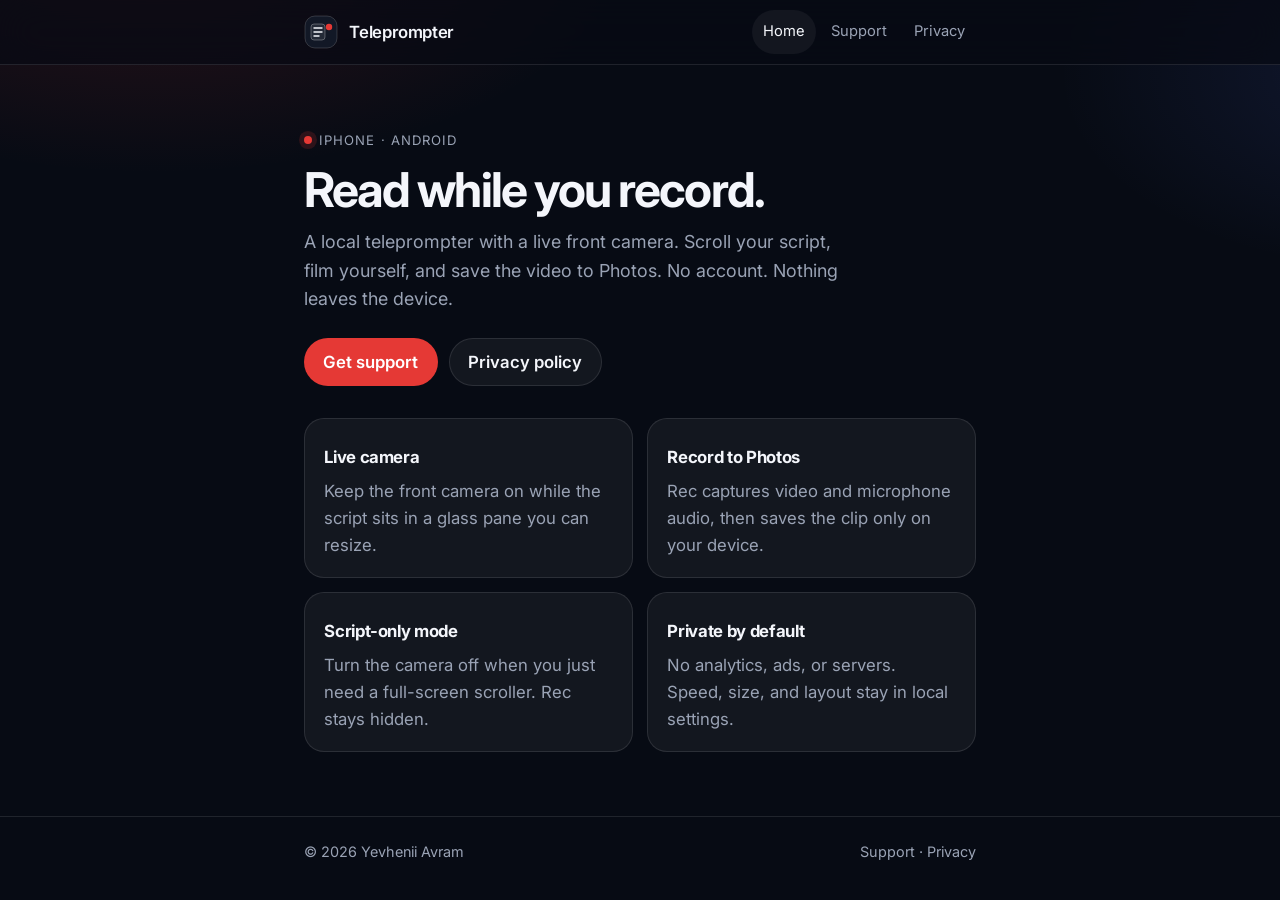
<file: index.html>
<!DOCTYPE html>
<html lang="en">
<head>
  <meta charset="utf-8">
  <meta name="viewport" content="width=device-width, initial-scale=1">
  <title>Teleprompter — Yevhenii Avram</title>
  <link rel="stylesheet" href="https://fonts.googleapis.com/css2?family=Inter:wght@400;500;600&display=swap">
  <link rel="stylesheet" href="styles.css">
</head>
<body>
  <a class="skip" href="#content">Skip to content</a>
  <header class="site-header">
    <div class="wrap">
      <a class="brand" href="index.html">
        <svg class="mark" viewBox="0 0 34 34" aria-hidden="true">
          <rect x="1" y="1" width="32" height="32" rx="10" fill="#121826" stroke="rgba(255,255,255,0.16)"/>
          <rect x="7" y="9" width="14" height="16" rx="3" fill="rgba(255,255,255,0.08)" stroke="rgba(255,255,255,0.28)"/>
          <path d="M10 13h8M10 17h8M10 21h5" stroke="#f4f6fb" stroke-width="1.4" stroke-linecap="round"/>
          <circle cx="25" cy="12" r="3.2" fill="#e53935"/>
        </svg>
        Teleprompter
      </a>
      <nav class="nav" aria-label="Primary">
        <a href="index.html" aria-current="page">Home</a>
        <a href="support.html">Support</a>
        <a href="privacy-policy.html">Privacy</a>
      </nav>
    </div>
  </header>

  <main id="content">
    <div class="wrap">
      <section class="hero">
        <p class="eyebrow"><span class="dot" aria-hidden="true"></span> iPhone · Android</p>
        <h1>Read while you record.</h1>
        <p class="lede">A local teleprompter with a live front camera. Scroll your script, film yourself, and save the video to Photos. No account. Nothing leaves the device.</p>
        <div class="actions">
          <a class="btn btn-primary" href="support.html">Get support</a>
          <a class="btn btn-ghost" href="privacy-policy.html">Privacy policy</a>
        </div>
      </section>

      <section class="grid cols-2" aria-label="Features">
        <article class="card">
          <h2>Live camera</h2>
          <p>Keep the front camera on while the script sits in a glass pane you can resize.</p>
        </article>
        <article class="card">
          <h2>Record to Photos</h2>
          <p>Rec captures video and microphone audio, then saves the clip only on your device.</p>
        </article>
        <article class="card">
          <h2>Script-only mode</h2>
          <p>Turn the camera off when you just need a full-screen scroller. Rec stays hidden.</p>
        </article>
        <article class="card">
          <h2>Private by default</h2>
          <p>No analytics, ads, or servers. Speed, size, and layout stay in local settings.</p>
        </article>
      </section>
    </div>
  </main>

  <footer class="site-footer">
    <div class="wrap">
      <span>© 2026 Yevhenii Avram</span>
      <span><a href="support.html">Support</a> · <a href="privacy-policy.html">Privacy</a></span>
    </div>
  </footer>
</body>
</html>
</file>
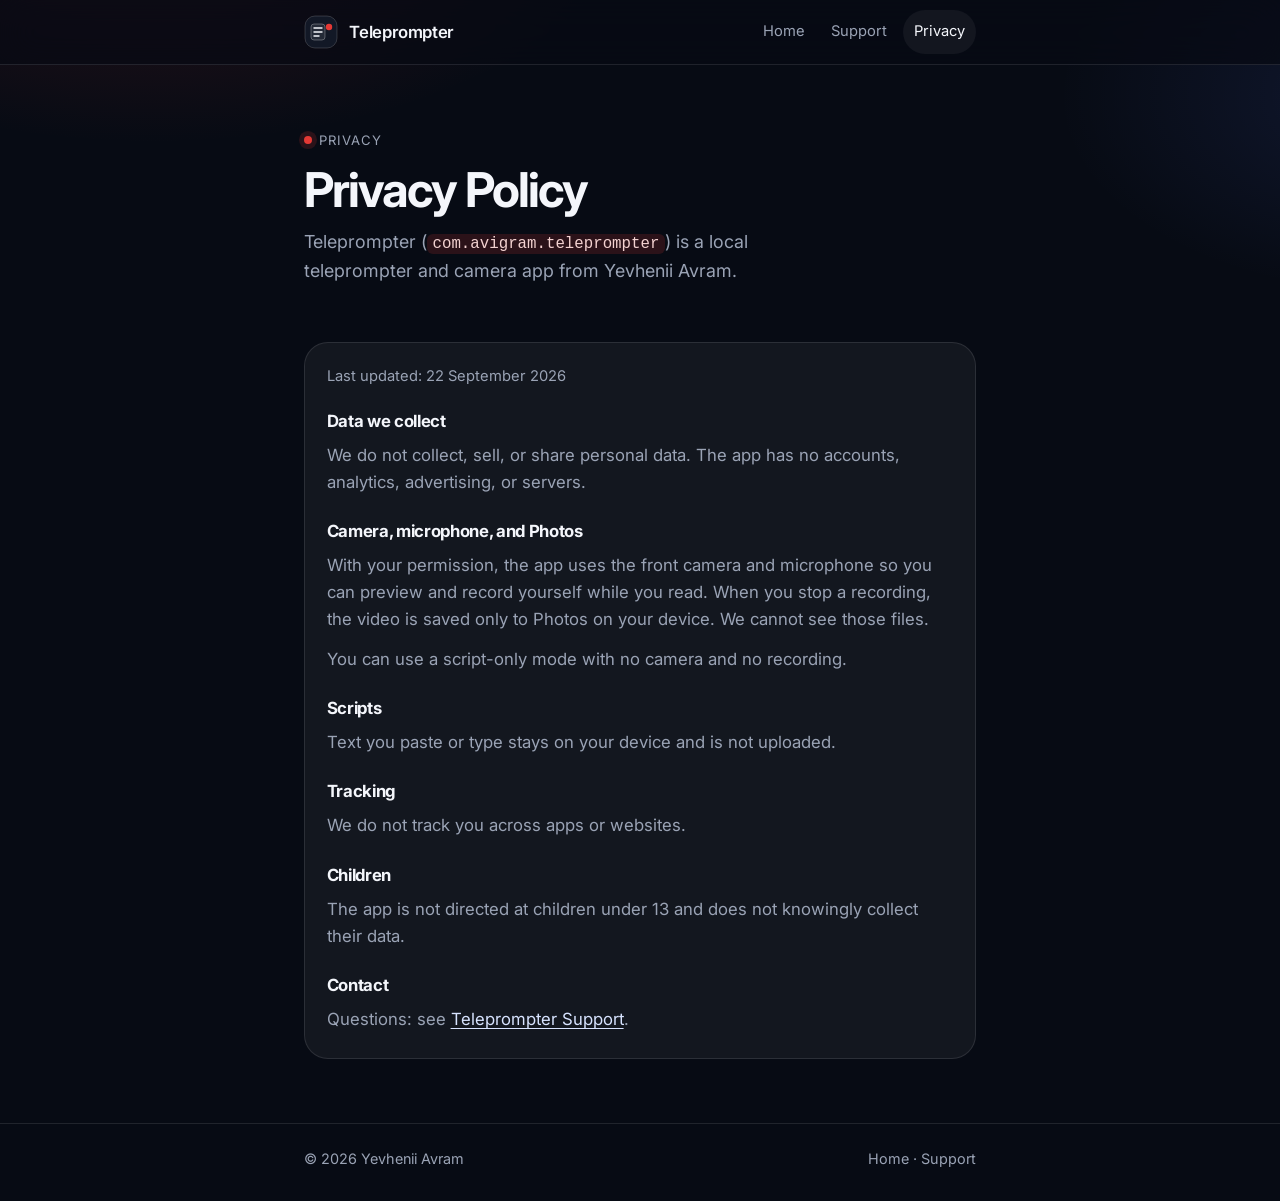
<file: privacy-policy.html>
<!DOCTYPE html>
<html lang="en">
<head>
  <meta charset="utf-8">
  <meta name="viewport" content="width=device-width, initial-scale=1">
  <title>Privacy Policy — Teleprompter</title>
  <link rel="stylesheet" href="https://fonts.googleapis.com/css2?family=Inter:wght@400;500;600&display=swap">
  <link rel="stylesheet" href="styles.css">
</head>
<body>
  <a class="skip" href="#content">Skip to content</a>
  <header class="site-header">
    <div class="wrap">
      <a class="brand" href="index.html">
        <svg class="mark" viewBox="0 0 34 34" aria-hidden="true">
          <rect x="1" y="1" width="32" height="32" rx="10" fill="#121826" stroke="rgba(255,255,255,0.16)"/>
          <rect x="7" y="9" width="14" height="16" rx="3" fill="rgba(255,255,255,0.08)" stroke="rgba(255,255,255,0.28)"/>
          <path d="M10 13h8M10 17h8M10 21h5" stroke="#f4f6fb" stroke-width="1.4" stroke-linecap="round"/>
          <circle cx="25" cy="12" r="3.2" fill="#e53935"/>
        </svg>
        Teleprompter
      </a>
      <nav class="nav" aria-label="Primary">
        <a href="index.html">Home</a>
        <a href="support.html">Support</a>
        <a href="privacy-policy.html" aria-current="page">Privacy</a>
      </nav>
    </div>
  </header>

  <main id="content">
    <div class="wrap">
      <section class="hero">
        <p class="eyebrow"><span class="dot" aria-hidden="true"></span> Privacy</p>
        <h1>Privacy Policy</h1>
        <p class="lede">Teleprompter (<code>com.avigram.teleprompter</code>) is a local teleprompter and camera app from Yevhenii Avram.</p>
      </section>

      <article>
        <p class="meta">Last updated: 22 September 2026</p>

        <h2>Data we collect</h2>
        <p>We do not collect, sell, or share personal data. The app has no accounts, analytics, advertising, or servers.</p>

        <h2>Camera, microphone, and Photos</h2>
        <p>With your permission, the app uses the front camera and microphone so you can preview and record yourself while you read. When you stop a recording, the video is saved only to Photos on your device. We cannot see those files.</p>
        <p>You can use a script-only mode with no camera and no recording.</p>

        <h2>Scripts</h2>
        <p>Text you paste or type stays on your device and is not uploaded.</p>

        <h2>Tracking</h2>
        <p>We do not track you across apps or websites.</p>

        <h2>Children</h2>
        <p>The app is not directed at children under 13 and does not knowingly collect their data.</p>

        <h2>Contact</h2>
        <p>Questions: see <a href="support.html">Teleprompter Support</a>.</p>
      </article>
    </div>
  </main>

  <footer class="site-footer">
    <div class="wrap">
      <span>© 2026 Yevhenii Avram</span>
      <span><a href="index.html">Home</a> · <a href="support.html">Support</a></span>
    </div>
  </footer>
</body>
</html>
</file>
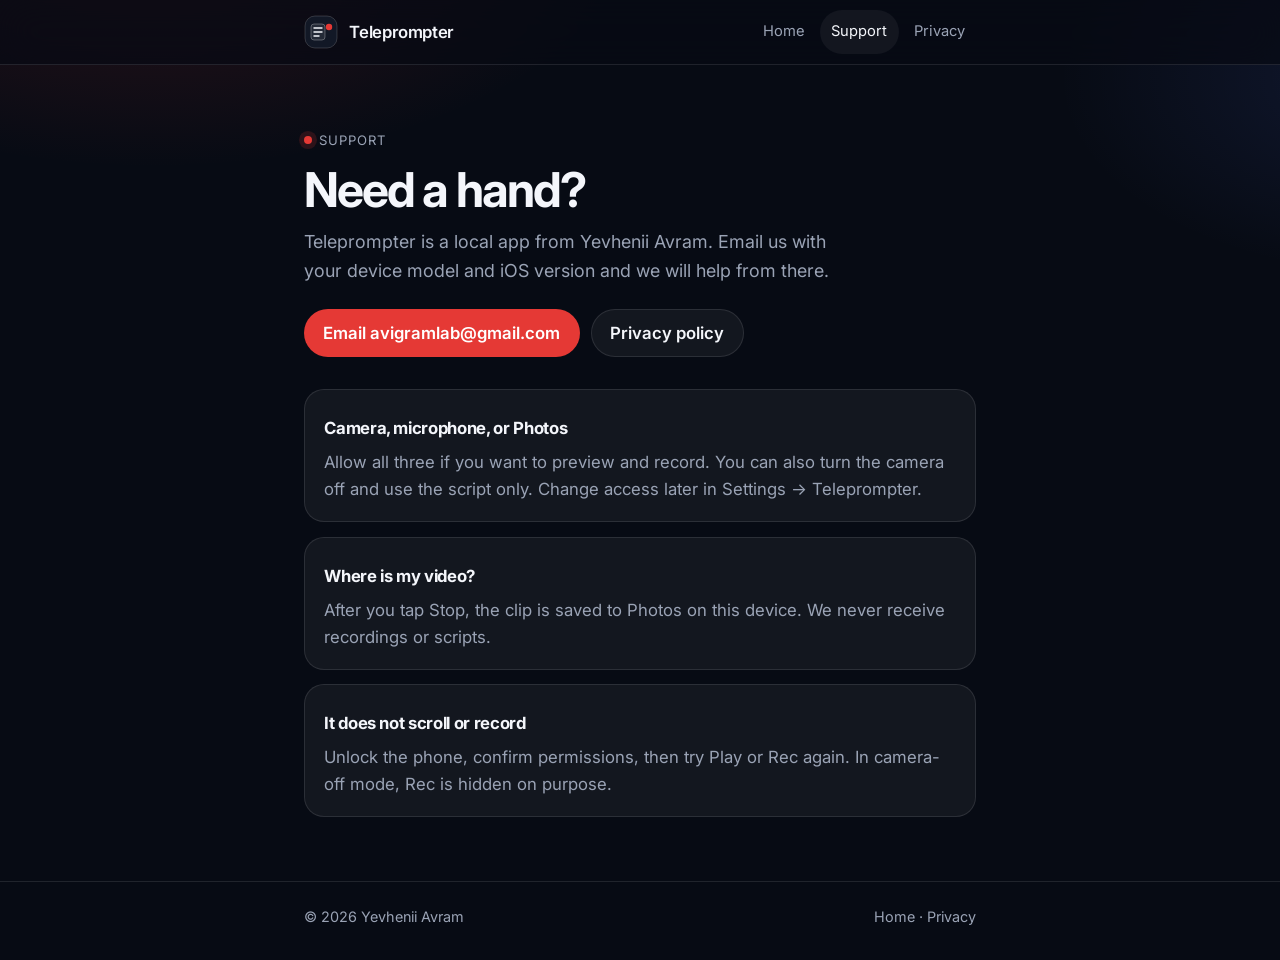
<file: support.html>
<!DOCTYPE html>
<html lang="en">
<head>
  <meta charset="utf-8">
  <meta name="viewport" content="width=device-width, initial-scale=1">
  <title>Support — Teleprompter</title>
  <link rel="stylesheet" href="https://fonts.googleapis.com/css2?family=Inter:wght@400;500;600&display=swap">
  <link rel="stylesheet" href="styles.css">
</head>
<body>
  <a class="skip" href="#content">Skip to content</a>
  <header class="site-header">
    <div class="wrap">
      <a class="brand" href="index.html">
        <svg class="mark" viewBox="0 0 34 34" aria-hidden="true">
          <rect x="1" y="1" width="32" height="32" rx="10" fill="#121826" stroke="rgba(255,255,255,0.16)"/>
          <rect x="7" y="9" width="14" height="16" rx="3" fill="rgba(255,255,255,0.08)" stroke="rgba(255,255,255,0.28)"/>
          <path d="M10 13h8M10 17h8M10 21h5" stroke="#f4f6fb" stroke-width="1.4" stroke-linecap="round"/>
          <circle cx="25" cy="12" r="3.2" fill="#e53935"/>
        </svg>
        Teleprompter
      </a>
      <nav class="nav" aria-label="Primary">
        <a href="index.html">Home</a>
        <a href="support.html" aria-current="page">Support</a>
        <a href="privacy-policy.html">Privacy</a>
      </nav>
    </div>
  </header>

  <main id="content">
    <div class="wrap">
      <section class="hero">
        <p class="eyebrow"><span class="dot" aria-hidden="true"></span> Support</p>
        <h1>Need a hand?</h1>
        <p class="lede">Teleprompter is a local app from Yevhenii Avram. Email us with your device model and iOS version and we will help from there.</p>
        <div class="actions">
          <a class="btn btn-primary" href="mailto:avigramlab@gmail.com">Email avigramlab@gmail.com</a>
          <a class="btn btn-ghost" href="privacy-policy.html">Privacy policy</a>
        </div>
      </section>

      <section class="grid" aria-label="Common questions">
        <article class="card">
          <h2>Camera, microphone, or Photos</h2>
          <p>Allow all three if you want to preview and record. You can also turn the camera off and use the script only. Change access later in Settings → Teleprompter.</p>
        </article>
        <article class="card">
          <h2>Where is my video?</h2>
          <p>After you tap Stop, the clip is saved to Photos on this device. We never receive recordings or scripts.</p>
        </article>
        <article class="card">
          <h2>It does not scroll or record</h2>
          <p>Unlock the phone, confirm permissions, then try Play or Rec again. In camera-off mode, Rec is hidden on purpose.</p>
        </article>
      </section>
    </div>
  </main>

  <footer class="site-footer">
    <div class="wrap">
      <span>© 2026 Yevhenii Avram</span>
      <span><a href="index.html">Home</a> · <a href="privacy-policy.html">Privacy</a></span>
    </div>
  </footer>
</body>
</html>
</file>
<file: styles.css>
:root {
  --bg: #070b14;
  --bg-elevated: #101624;
  --text: #f4f6fb;
  --muted: #9aa3b5;
  --line: rgba(255, 255, 255, 0.1);
  --glass: rgba(255, 255, 255, 0.05);
  --rec: #e53935;
  --rec-soft: rgba(229, 57, 53, 0.16);
  --focus: #8ab4ff;
  --radius: 20px;
  --max: 42rem;
}

*,
*::before,
*::after {
  box-sizing: border-box;
}

html {
  color-scheme: dark;
}

body {
  margin: 0;
  min-height: 100dvh;
  font-family: Inter, -apple-system, BlinkMacSystemFont, "Segoe UI", sans-serif;
  background:
    radial-gradient(900px 480px at 12% -10%, rgba(229, 57, 53, 0.18), transparent 55%),
    radial-gradient(700px 400px at 110% 8%, rgba(90, 120, 255, 0.12), transparent 50%),
    var(--bg);
  color: var(--text);
  line-height: 1.6;
  font-size: 1.05rem;
}

a {
  color: #d7e3ff;
  text-underline-offset: 0.18em;
}

a:hover {
  color: #fff;
}

a:focus-visible,
.btn:focus-visible {
  outline: 2px solid var(--focus);
  outline-offset: 3px;
}

.skip {
  position: absolute;
  left: 0.75rem;
  top: -3rem;
  padding: 0.5rem 0.75rem;
  background: var(--bg-elevated);
  color: var(--text);
  border-radius: 8px;
  z-index: 20;
}

.skip:focus {
  top: 0.75rem;
}

.wrap {
  width: min(var(--max), calc(100% - 2rem));
  margin: 0 auto;
}

.site-header {
  position: sticky;
  top: 0;
  z-index: 10;
  backdrop-filter: blur(18px);
  background: rgba(7, 11, 20, 0.72);
  border-bottom: 1px solid var(--line);
}

.site-header .wrap {
  display: flex;
  align-items: center;
  justify-content: space-between;
  gap: 1rem;
  min-height: 4rem;
}

.brand {
  display: inline-flex;
  align-items: center;
  gap: 0.7rem;
  color: var(--text);
  text-decoration: none;
  font-weight: 600;
  letter-spacing: -0.02em;
}

.mark {
  width: 34px;
  height: 34px;
  flex: none;
}

.nav {
  display: flex;
  gap: 0.25rem;
}

.nav a {
  display: inline-flex;
  align-items: center;
  min-height: 44px;
  padding: 0 0.7rem;
  color: var(--muted);
  text-decoration: none;
  border-radius: 999px;
  font-size: 0.92rem;
}

.nav a:hover,
.nav a[aria-current="page"] {
  color: var(--text);
  background: var(--glass);
}

main {
  padding: 2.5rem 0 4rem;
}

.hero {
  padding: 1.25rem 0 2rem;
}

.eyebrow {
  display: inline-flex;
  align-items: center;
  gap: 0.45rem;
  margin: 0 0 0.85rem;
  color: var(--muted);
  font-size: 0.82rem;
  letter-spacing: 0.08em;
  text-transform: uppercase;
}

.dot {
  width: 8px;
  height: 8px;
  border-radius: 50%;
  background: var(--rec);
  box-shadow: 0 0 0 5px var(--rec-soft);
}

h1 {
  margin: 0 0 0.7rem;
  font-size: clamp(2rem, 6vw, 3rem);
  line-height: 1.1;
  letter-spacing: -0.04em;
}

.lede {
  margin: 0 0 1.5rem;
  color: var(--muted);
  font-size: 1.12rem;
  max-width: 34rem;
}

.actions {
  display: flex;
  flex-wrap: wrap;
  gap: 0.7rem;
}

.btn {
  display: inline-flex;
  align-items: center;
  justify-content: center;
  min-height: 48px;
  padding: 0 1.15rem;
  border-radius: 999px;
  text-decoration: none;
  font-weight: 600;
  cursor: pointer;
  transition: transform 180ms ease, background 180ms ease, border-color 180ms ease;
}

.btn:active {
  transform: scale(0.98);
}

.btn-primary {
  background: var(--rec);
  color: #fff;
  border: 1px solid transparent;
}

.btn-primary:hover {
  color: #fff;
  background: #ff4d49;
}

.btn-ghost {
  background: var(--glass);
  color: var(--text);
  border: 1px solid var(--line);
}

.btn-ghost:hover {
  color: var(--text);
  border-color: rgba(255, 255, 255, 0.28);
}

.grid {
  display: grid;
  gap: 0.9rem;
}

@media (min-width: 720px) {
  .grid.cols-2 {
    grid-template-columns: 1fr 1fr;
  }
}

.card {
  background: var(--glass);
  border: 1px solid var(--line);
  border-radius: var(--radius);
  padding: 1.15rem 1.2rem;
}

.card h2,
article h2 {
  margin: 0 0 0.45rem;
  font-size: 1.05rem;
  letter-spacing: -0.02em;
}

.card p,
article p {
  margin: 0 0 0.8rem;
  color: var(--muted);
}

.card p:last-child,
article p:last-child {
  margin-bottom: 0;
}

article {
  background: var(--glass);
  border: 1px solid var(--line);
  border-radius: 24px;
  padding: 1.4rem 1.35rem 1.6rem;
}

article h2 {
  margin-top: 1.4rem;
}

article h2:first-of-type {
  margin-top: 0.4rem;
}

.meta {
  margin: 0 0 1.2rem;
  color: var(--muted);
  font-size: 0.92rem;
}

code {
  font-family: ui-monospace, SFMono-Regular, Menlo, monospace;
  font-size: 0.88em;
  color: #f3d2d1;
  background: var(--rec-soft);
  border-radius: 6px;
  padding: 0.08em 0.35em;
}

.site-footer {
  border-top: 1px solid var(--line);
  padding: 1.4rem 0 2rem;
  color: var(--muted);
  font-size: 0.9rem;
}

.site-footer .wrap {
  display: flex;
  justify-content: space-between;
  gap: 1rem;
  flex-wrap: wrap;
}

.site-footer a {
  color: var(--muted);
  text-decoration: none;
}

.site-footer a:hover {
  color: var(--text);
}

@media (prefers-reduced-motion: reduce) {
  .btn {
    transition: none;
  }
}
</file>
